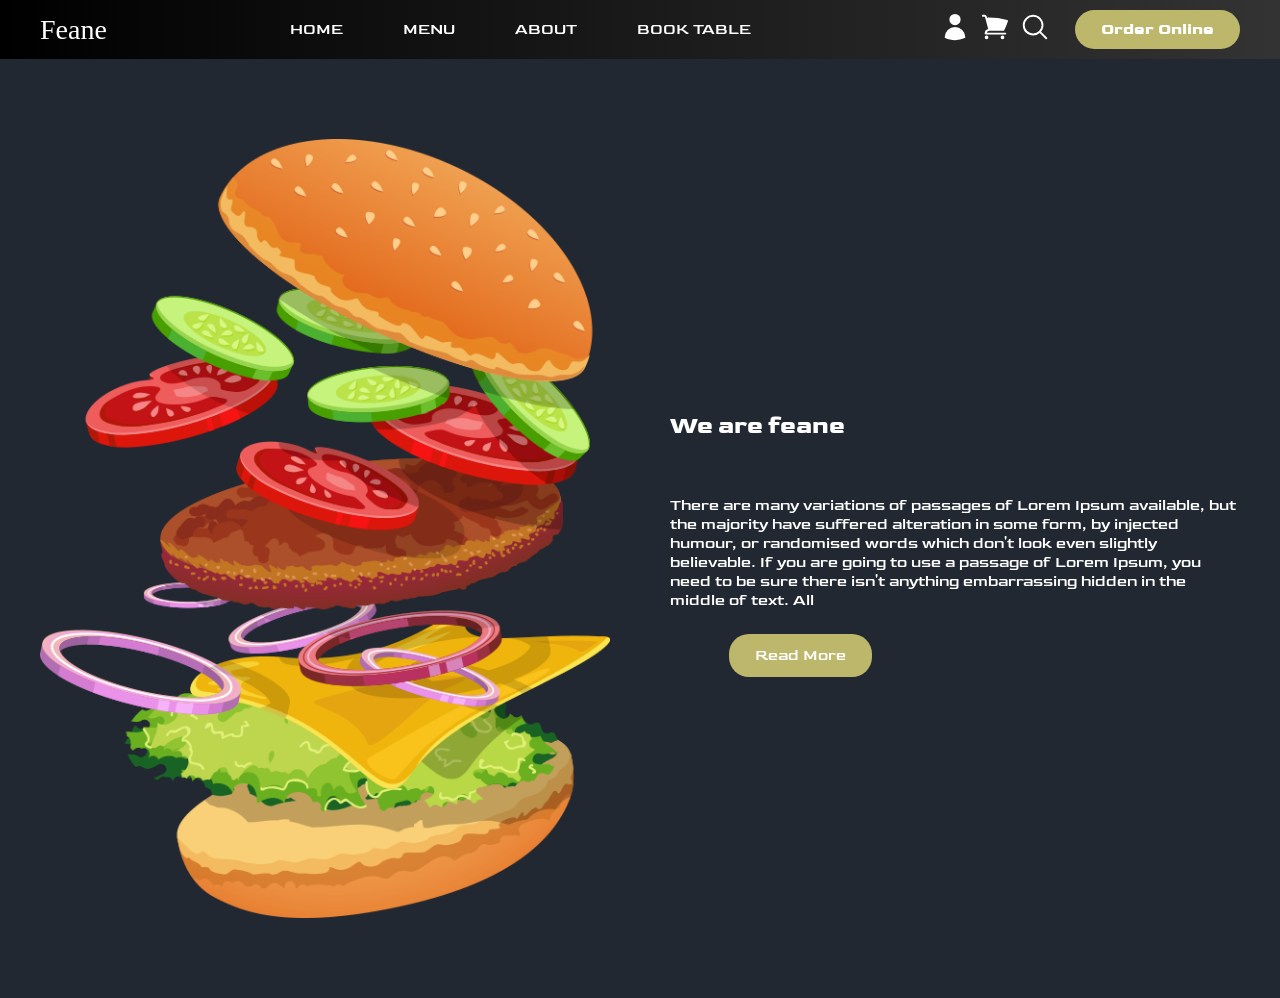
<file: Bai1/about.html>
<!doctype html>
<html lang="en">
  <head>
    <meta charset="UTF-8" />
    <meta name="viewport" content="width=device-width, initial-scale=1.0" />
    <title>Document</title>
    <link rel="stylesheet" href="../assets/about.css" />
    <link
      href="https://fonts.googleapis.com/css2?family=Audiowide&family=Goldman:wght@400;700&display=swap"
      rel="stylesheet"
    />
  </head>
  <body>
    <header class="header">
      <div class="container header__inner">
        <div class="left">
          <a class="header__brand" href="index.html">Feane</a>
        </div>
        <div class="center">
          <nav class="nav">
            <ul class="nav-list">
              <li class="nav-list__item">
                <a class="nav-list__link" href="">HOME</a>
              </li>
              <li class="nav-list__item">
                <a class="nav-list__link" href="">MENU</a>
              </li>
              <li class="nav-list__item">
                <a class="nav-list__link" href="">ABOUT</a>
              </li>
              <li class="nav-list__item">
                <a class="nav-list__link" href="">BOOK TABLE</a>
              </li>
            </ul>
          </nav>
        </div>

        <div class="right">
          <a class="icon__link" href="#">
            <svg
              xmlns="http://www.w3.org/2000/svg"
              viewBox="0 0 24 24"
              fill="currentColor"
              class="size-6"
            >
              <path
                fill-rule="evenodd"
                d="M7.5 6a4.5 4.5 0 1 1 9 0 4.5 4.5 0 0 1-9 0ZM3.751 20.105a8.25 8.25 0 0 1 16.498 0 .75.75 0 0 1-.437.695A18.683 18.683 0 0 1 12 22.5c-2.786 0-5.433-.608-7.812-1.7a.75.75 0 0 1-.437-.695Z"
                clip-rule="evenodd"
              />
            </svg>

            <path
              fill-rule="evenodd"
              d="M7.5 6a4.5 4.5 0 1 1 9 0 4.5 4.5 0 0 1-9 0ZM3.751 20.105a8.25 8.25 0 0 1 16.498 0 .75.75 0 0 1-.437.695A18.683 18.683 0 0 1 12 22.5c-2.786 0-5.433-.608-7.812-1.7a.75.75 0 0 1-.437-.695Z"
              clip-rule="evenodd"
            />
          </a>
          <a class="icon__link" href="#">
            <svg
              xmlns="http://www.w3.org/2000/svg"
              viewBox="0 0 24 24"
              fill="currentColor"
              class="size-6"
            >
              <path
                d="M2.25 2.25a.75.75 0 0 0 0 1.5h1.386c.17 0 .318.114.362.278l2.558 9.592a3.752 3.752 0 0 0-2.806 3.63c0 .414.336.75.75.75h15.75a.75.75 0 0 0 0-1.5H5.378A2.25 2.25 0 0 1 7.5 15h11.218a.75.75 0 0 0 .674-.421 60.358 60.358 0 0 0 2.96-7.228.75.75 0 0 0-.525-.965A60.864 60.864 0 0 0 5.68 4.509l-.232-.867A1.875 1.875 0 0 0 3.636 2.25H2.25ZM3.75 20.25a1.5 1.5 0 1 1 3 0 1.5 1.5 0 0 1-3 0ZM16.5 20.25a1.5 1.5 0 1 1 3 0 1.5 1.5 0 0 1-3 0Z"
              />
            </svg>

            <path
              d="M2.25 2.25a.75.75 0 0 0 0 1.5h1.386c.17 0 .318.114.362.278l2.558 9.592a3.752 3.752 0 0 0-2.806 3.63c0 .414.336.75.75.75h15.75a.75.75 0 0 0 0-1.5H5.378A2.25 2.25 0 0 1 7.5 15h11.218a.75.75 0 0 0 .674-.421 60.358 60.358 0 0 0 2.96-7.228.75.75 0 0 0-.525-.965A60.864 60.864 0 0 0 5.68 4.509l-.232-.867A1.875 1.875 0 0 0 3.636 2.25H2.25ZM3.75 20.25a1.5 1.5 0 1 1 3 0 1.5 1.5 0 0 1-3 0ZM16.5 20.25a1.5 1.5 0 1 1 3 0 1.5 1.5 0 0 1-3 0Z"
            />
          </a>
          <a class="icon__link" href="#">
            <svg
              xmlns="http://www.w3.org/2000/svg"
              viewBox="0 0 24 24"
              fill="currentColor"
              class="size-6"
            >
              <path
                fill-rule="evenodd"
                d="M10.5 3.75a6.75 6.75 0 1 0 0 13.5 6.75 6.75 0 0 0 0-13.5ZM2.25 10.5a8.25 8.25 0 1 1 14.59 5.28l4.69 4.69a.75.75 0 1 1-1.06 1.06l-4.69-4.69A8.25 8.25 0 0 1 2.25 10.5Z"
                clip-rule="evenodd"
              />
            </svg>

            <path
              fill-rule="evenodd"
              d="M10.5 3.75a6.75 6.75 0 1 0 0 13.5 6.75 6.75 0 0 0 0-13.5ZM2.25 10.5a8.25 8.25 0 1 1 14.59 5.28l4.69 4.69a.75.75 0 1 1-1.06 1.06l-4.69-4.69A8.25 8.25 0 0 1 2.25 10.5Z"
              clip-rule="evenodd"
            />
          </a>
          <a class="btn btn__primary" href="#">Order Online</a>
        </div>
      </div>
    </header>
    <main>
      <section class="about">
        <div class="container about__inner">
          <div class="about__image">
            <img src="../assets/Images/about-img.png" alt="." />
          </div>
          <div class="about__text">
            <h2 class="about__title">We are feane</h2>
            <p class="about__content">
              There are many variations of passages of Lorem Ipsum available,
              but the majority have suffered alteration in some form, by
              injected humour, or randomised words which don't look even
              slightly believable. If you are going to use a passage of Lorem
              Ipsum, you need to be sure there isn't anything embarrassing
              hidden in the middle of text. All
            </p>
            <div class="btn"><a href="#" class="btn__read">Read More</a></div>
          </div>
        </div>
      </section>
    </main>
  </body>
</html>
</file>
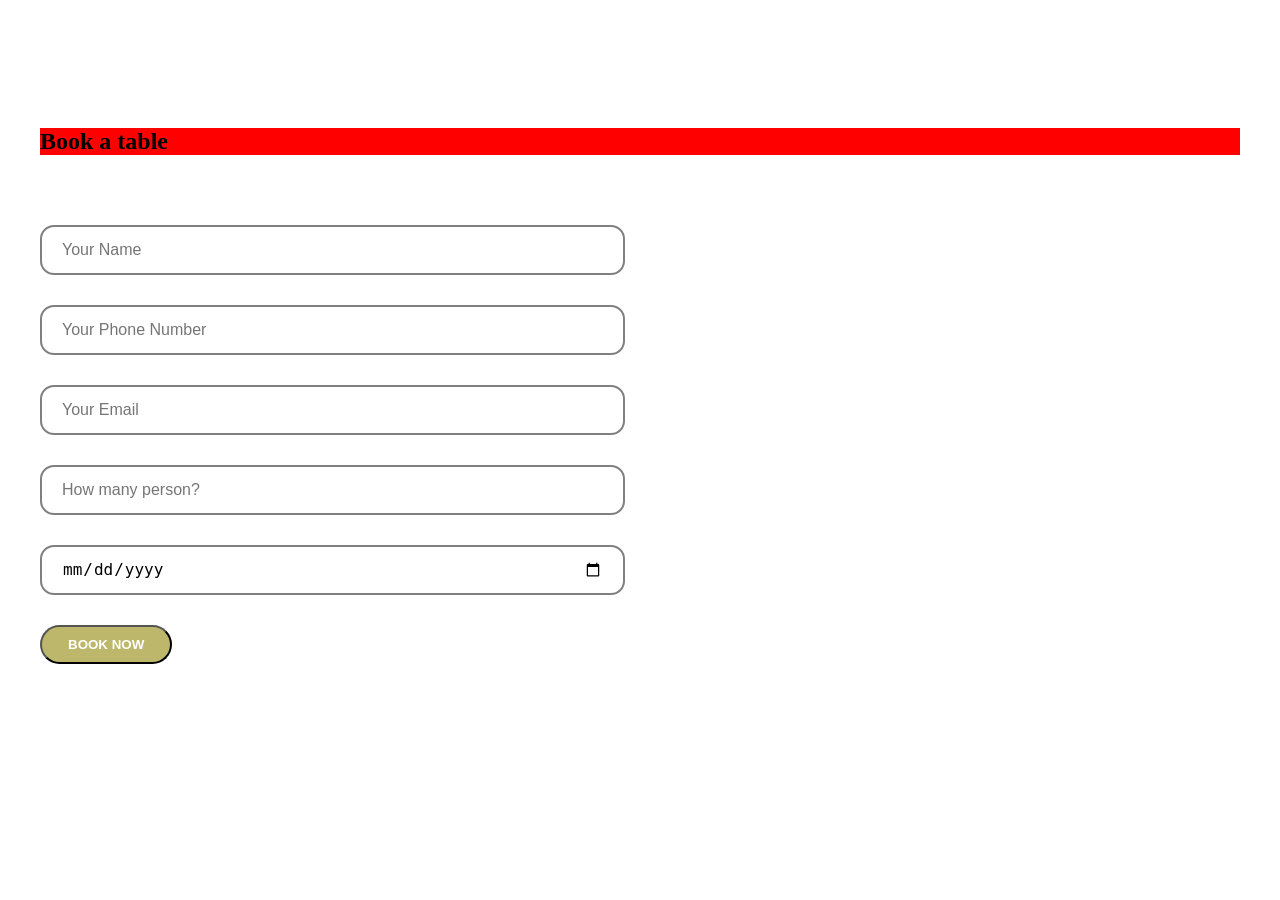
<file: Bai1/contact.html>
<!doctype html>
<html lang="en">
  <head>
    <meta charset="UTF-8" />
    <meta name="viewport" content="width=device-width, initial-scale=1.0" />
    <title>Document</title>
    <link rel="stylesheet" href="../assets/contact.css" />
  </head>
  <body>
    <header></header>
    <main>
      <section class="contact">
        <div class="container contact__inner">
          <h2>Book a table</h2>
          <form class="contact__form" action="">
            <input type="text" name="customer-name" placeholder="Your Name" />
            <input
              type="tel"
              name="customer-tel"
              placeholder="Your Phone Number"
            />
            <input
              type="email"
              name="customer-email"
              placeholder="Your Email"
            />
            <input
              type="number"
              name="customer-number"
              placeholder="How many person?"
              min="1"
              max="100"
              step="1"
            />
            <input type="date" name="book-date" />
            <button type="submit" class="btn btn__primary contact__form-btn">
              BOOK NOW
            </button>
          </form>
          <div class="contact__map">
            <iframe
              src="https://www.google.com/maps/embed?pb=!1m18!1m12!1m3!1d3918.442726556137!2d106.62322047480612!3d10.85389238929962!2m3!1f0!2f0!3f0!3m2!1i1024!2i768!4f13.1!3m3!1m2!1s0x31752b6c59ba4c97%3A0x535e784068f1558b!2zVHLGsOG7nW5nIENhbyDEkeG6s25nIEZQVCBQb2x5dGVjaG5pYw!5e0!3m2!1svi!2s!4v1770435341241!5m2!1svi!2s"
              style="border: 0"
              allowfullscreen=""
              loading="lazy"
              referrerpolicy="no-referrer-when-downgrade"
            ></iframe>
          </div>
        </div>
      </section>
    </main>
    <footer></footer>
  </body>
</html>
</file>
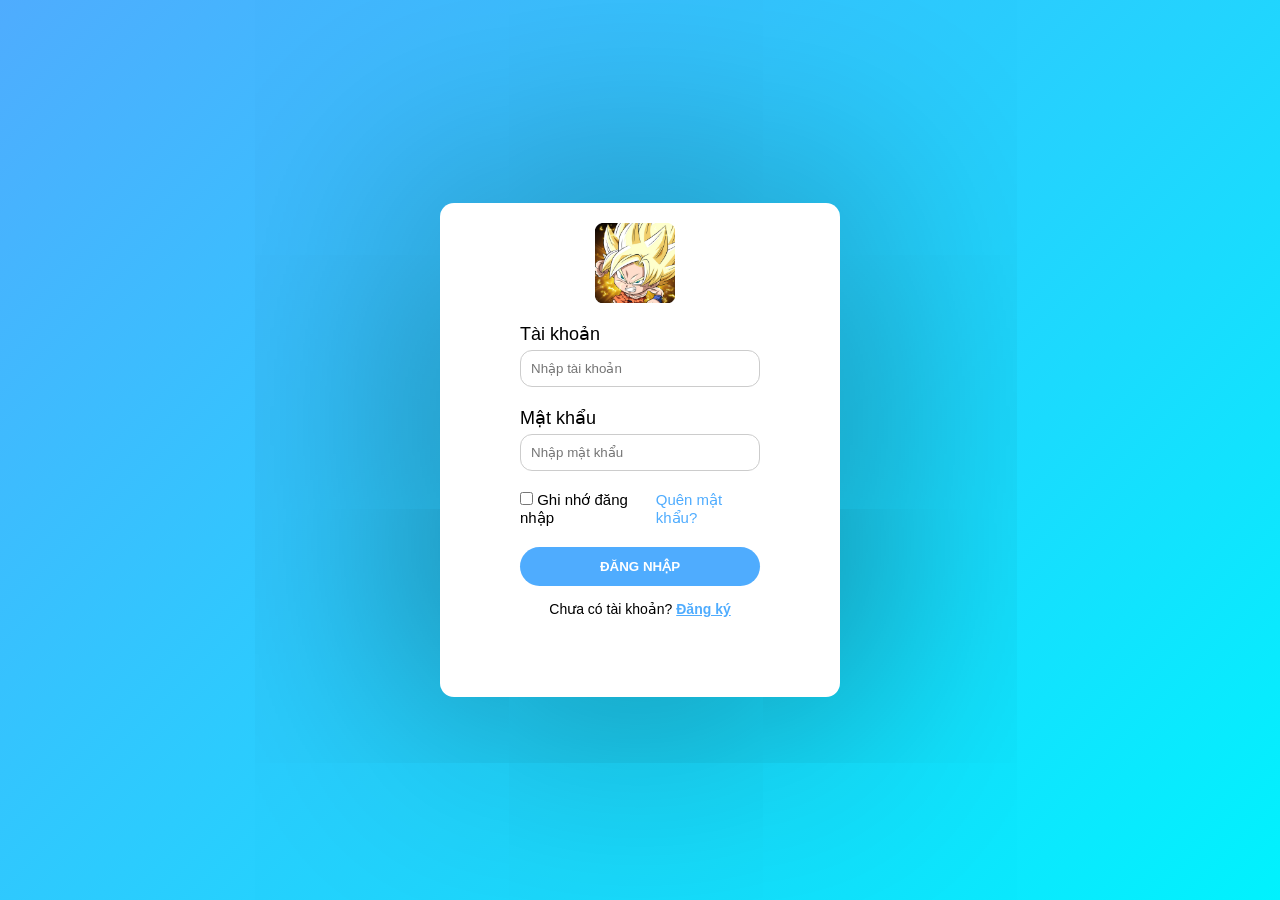
<file: Bai1/login.html>
<!DOCTYPE html>
<html lang="en">
<head>
    <meta charset="UTF-8">
    <meta name="viewport" content="width=device-width, initial-scale=1.0">
    <title>Login</title>
    <link rel="stylesheet" href="../assets/login.css">
</head>
<body>
   <div class="container">
    <div class="form-box">
        <img src="../assets/Images/ft97-logo.png" class="box-img">
        <form action="">
            <div class="input-gr">
                <label>Tài khoản</label>
                <input type="account" placeholder="Nhập tài khoản">
            </div>
            <div class="input-gr">
                <label>Mật khẩu</label>
                <input type="password" placeholder="Nhập mật khẩu">
            </div>
            <div class="opt">
                <label>
                    <input type="checkbox"> Ghi nhớ đăng nhập
                </label>
                <a href="#">Quên mật khẩu?</a>
            </div>
            <button type="submit"><a href="../Bai1/demo.html" class="btn">ĐĂNG NHẬP</a></button>
            <p class="switch">
                Chưa có tài khoản?
                <a href="#">Đăng ký</a>
            </p>
        </form>
    </div>
   </div>
</body>
</html>
</file>
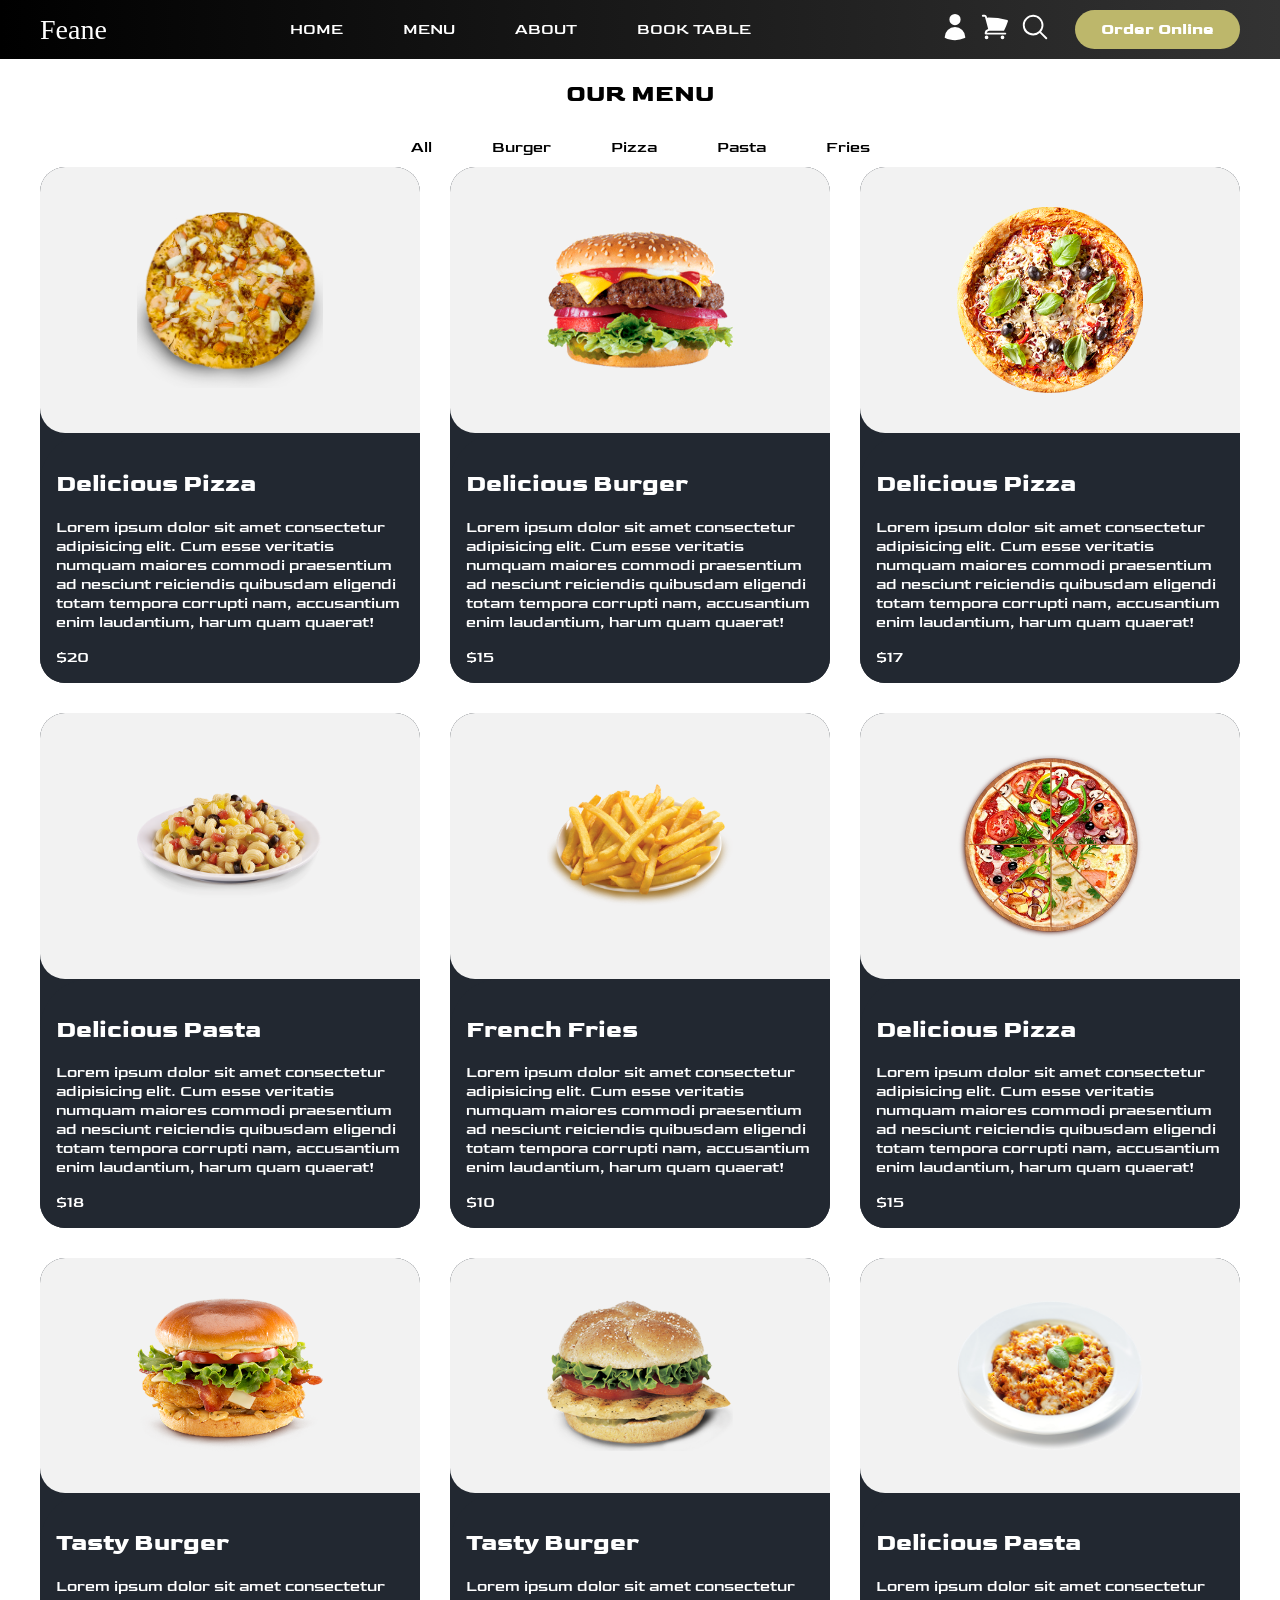
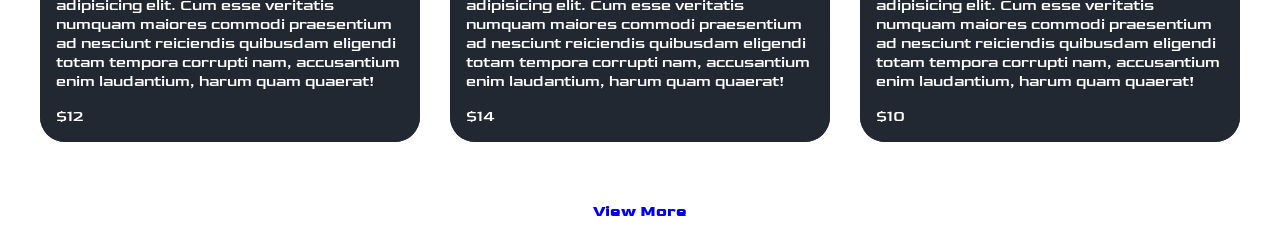
<file: Bai1/menu.html>
<!DOCTYPE html>
<html lang="en">
<head>
    <meta charset="UTF-8">
    <meta name="viewport" content="width=device-width, initial-scale=1.0">
    <title>Document</title>
    <link rel="stylesheet" href="../assets/demo.css">
    <link
      href="https://fonts.googleapis.com/css2?family=Audiowide&family=Goldman:wght@400;700&display=swap"
      rel="stylesheet"
    />
</head>
<body>
     <header class="header">
      <div class="container header__inner">
        <div class="left">
          <a class="header__brand" href="index.html">Feane</a>
        </div>
        <div class="center">
          <nav class="nav">
            <ul class="nav-list">
              <li class="nav-list__item">
                <a class="nav-list__link" href="">HOME</a>
              </li>
              <li class="nav-list__item">
                <a class="nav-list__link" href="">MENU</a>
              </li>
              <li class="nav-list__item">
                <a class="nav-list__link" href="">ABOUT</a>
              </li>
              <li class="nav-list__item">
                <a class="nav-list__link" href="">BOOK TABLE</a>
              </li>
            </ul>
          </nav>
        </div>

        <div class="right">
          <a class="icon__link" href="#">
            <svg
              xmlns="http://www.w3.org/2000/svg"
              viewBox="0 0 24 24"
              fill="currentColor"
              class="size-6"
            >
              <path
                fill-rule="evenodd"
                d="M7.5 6a4.5 4.5 0 1 1 9 0 4.5 4.5 0 0 1-9 0ZM3.751 20.105a8.25 8.25 0 0 1 16.498 0 .75.75 0 0 1-.437.695A18.683 18.683 0 0 1 12 22.5c-2.786 0-5.433-.608-7.812-1.7a.75.75 0 0 1-.437-.695Z"
                clip-rule="evenodd"
              />
            </svg>

            <path
              fill-rule="evenodd"
              d="M7.5 6a4.5 4.5 0 1 1 9 0 4.5 4.5 0 0 1-9 0ZM3.751 20.105a8.25 8.25 0 0 1 16.498 0 .75.75 0 0 1-.437.695A18.683 18.683 0 0 1 12 22.5c-2.786 0-5.433-.608-7.812-1.7a.75.75 0 0 1-.437-.695Z"
              clip-rule="evenodd"
            />
          </a>
          <a class="icon__link" href="#">
            <svg
              xmlns="http://www.w3.org/2000/svg"
              viewBox="0 0 24 24"
              fill="currentColor"
              class="size-6"
            >
              <path
                d="M2.25 2.25a.75.75 0 0 0 0 1.5h1.386c.17 0 .318.114.362.278l2.558 9.592a3.752 3.752 0 0 0-2.806 3.63c0 .414.336.75.75.75h15.75a.75.75 0 0 0 0-1.5H5.378A2.25 2.25 0 0 1 7.5 15h11.218a.75.75 0 0 0 .674-.421 60.358 60.358 0 0 0 2.96-7.228.75.75 0 0 0-.525-.965A60.864 60.864 0 0 0 5.68 4.509l-.232-.867A1.875 1.875 0 0 0 3.636 2.25H2.25ZM3.75 20.25a1.5 1.5 0 1 1 3 0 1.5 1.5 0 0 1-3 0ZM16.5 20.25a1.5 1.5 0 1 1 3 0 1.5 1.5 0 0 1-3 0Z"
              />
            </svg>

            <path
              d="M2.25 2.25a.75.75 0 0 0 0 1.5h1.386c.17 0 .318.114.362.278l2.558 9.592a3.752 3.752 0 0 0-2.806 3.63c0 .414.336.75.75.75h15.75a.75.75 0 0 0 0-1.5H5.378A2.25 2.25 0 0 1 7.5 15h11.218a.75.75 0 0 0 .674-.421 60.358 60.358 0 0 0 2.96-7.228.75.75 0 0 0-.525-.965A60.864 60.864 0 0 0 5.68 4.509l-.232-.867A1.875 1.875 0 0 0 3.636 2.25H2.25ZM3.75 20.25a1.5 1.5 0 1 1 3 0 1.5 1.5 0 0 1-3 0ZM16.5 20.25a1.5 1.5 0 1 1 3 0 1.5 1.5 0 0 1-3 0Z"
            />
          </a>
          <a class="icon__link" href="#">
            <svg
              xmlns="http://www.w3.org/2000/svg"
              viewBox="0 0 24 24"
              fill="currentColor"
              class="size-6"
            >
              <path
                fill-rule="evenodd"
                d="M10.5 3.75a6.75 6.75 0 1 0 0 13.5 6.75 6.75 0 0 0 0-13.5ZM2.25 10.5a8.25 8.25 0 1 1 14.59 5.28l4.69 4.69a.75.75 0 1 1-1.06 1.06l-4.69-4.69A8.25 8.25 0 0 1 2.25 10.5Z"
                clip-rule="evenodd"
              />
            </svg>

            <path
              fill-rule="evenodd"
              d="M10.5 3.75a6.75 6.75 0 1 0 0 13.5 6.75 6.75 0 0 0 0-13.5ZM2.25 10.5a8.25 8.25 0 1 1 14.59 5.28l4.69 4.69a.75.75 0 1 1-1.06 1.06l-4.69-4.69A8.25 8.25 0 0 1 2.25 10.5Z"
              clip-rule="evenodd"
            />
          </a>
          <a class="btn btn__primary" href="#">Order Online</a>
        </div>
      </div>
    </header>
    <main>
        <section class="category">
        <h2 class="category__title">OUR MENU</h2>
      </section>
      <section class="nav-list-2">
        <nav>
          <ul class="nav-list-2">
            <li class="nav-list__item">
              <a class="nav-list__link-2" href="">All</a>
            </li>
            <li class="nav-list__item">
              <a class="nav-list__link-2" href="">Burger</a>
            </li>
            <li class="nav-list__item">
              <a class="nav-list__link-2" href="">Pizza</a>
            </li>
            <li class="nav-list__item">
              <a class="nav-list__link-2" href="">Pasta</a>
            </li>
            <li class="nav-list__item">
              <a class="nav-list__link-2" href="">Fries</a>
            </li>
          </ul>
        </nav>
      </section>
      <section class="product__section">
        <div class="product__list">
          <div class="product__card">
            <div class="product__image">
              <img src="../assets/Images/f1.png" alt="Delicious Pizza" />
            </div>
            <div class="product__content">
              <h2 class="product__name">Delicious Pizza</h2>
              <p>
                Lorem ipsum dolor sit amet consectetur adipisicing elit. Cum
                esse veritatis numquam maiores commodi praesentium ad nesciunt
                reiciendis quibusdam eligendi totam tempora corrupti nam,
                accusantium enim laudantium, harum quam quaerat!
              </p>
              <span class="product__price">$20</span>
            </div>
          </div>
          <div class="product__card">
            <div class="product__image">
              <img src="../assets/Images/f2.png" alt="Delicious Burger" />
            </div>
            <div class="product__content">
              <h2 class="product__name">Delicious Burger</h2>
              <p>
                Lorem ipsum dolor sit amet consectetur adipisicing elit. Cum
                esse veritatis numquam maiores commodi praesentium ad nesciunt
                reiciendis quibusdam eligendi totam tempora corrupti nam,
                accusantium enim laudantium, harum quam quaerat!
              </p>
              <span class="product__price">$15</span>
            </div>
          </div>
          <div class="product__card">
            <div class="product__image">
              <img src="../assets/Images/f3.png" alt="Delicious Pizza" />
            </div>
            <div class="product__content">
              <h2 class="product__name">Delicious Pizza</h2>
              <p>
                Lorem ipsum dolor sit amet consectetur adipisicing elit. Cum
                esse veritatis numquam maiores commodi praesentium ad nesciunt
                reiciendis quibusdam eligendi totam tempora corrupti nam,
                accusantium enim laudantium, harum quam quaerat!
              </p>
              <span class="product__price">$17</span>
            </div>
          </div>
          <div class="product__card">
            <div class="product__image">
              <img src="../assets/Images/f4.png" alt="Delicious Paste" />
            </div>
            <div class="product__content">
              <h2 class="product__name">Delicious Pasta</h2>
              <p>
                Lorem ipsum dolor sit amet consectetur adipisicing elit. Cum
                esse veritatis numquam maiores commodi praesentium ad nesciunt
                reiciendis quibusdam eligendi totam tempora corrupti nam,
                accusantium enim laudantium, harum quam quaerat!
              </p>
              <span class="product__price">$18</span>
            </div>
          </div>
          <div class="product__card">
            <div class="product__image">
              <img src="../assets/Images/f5.png" alt="French Fries" />
            </div>
            <div class="product__content">
              <h2 class="product__name">French Fries</h2>
              <p>
                Lorem ipsum dolor sit amet consectetur adipisicing elit. Cum
                esse veritatis numquam maiores commodi praesentium ad nesciunt
                reiciendis quibusdam eligendi totam tempora corrupti nam,
                accusantium enim laudantium, harum quam quaerat!
              </p>
              <span class="product__price">$10</span>
            </div>
          </div>
          <div class="product__card">
            <div class="product__image">
              <img src="../assets/Images/f6.png" alt="Delicious Pizza" />
            </div>
            <div class="product__content">
              <h2 class="product__name">Delicious Pizza</h2>
              <p>
                Lorem ipsum dolor sit amet consectetur adipisicing elit. Cum
                esse veritatis numquam maiores commodi praesentium ad nesciunt
                reiciendis quibusdam eligendi totam tempora corrupti nam,
                accusantium enim laudantium, harum quam quaerat!
              </p>
              <span class="product__price">$15</span>
            </div>
          </div>
          <div class="product__card">
            <div class="product__image">
              <img src="../assets/Images/f7.png" alt="Tasty Burger" />
            </div>
            <div class="product__content">
              <h2 class="product__name">Tasty Burger</h2>
              <p>
                Lorem ipsum dolor sit amet consectetur adipisicing elit. Cum
                esse veritatis numquam maiores commodi praesentium ad nesciunt
                reiciendis quibusdam eligendi totam tempora corrupti nam,
                accusantium enim laudantium, harum quam quaerat!
              </p>
              <span class="product__price">$12</span>
            </div>
          </div>
          <div class="product__card">
            <div class="product__image">
              <img src="../assets/Images/f8.png" alt="Tasty Burger" />
            </div>
            <div class="product__content">
              <h2 class="product__name">Tasty Burger</h2>
              <p>
                Lorem ipsum dolor sit amet consectetur adipisicing elit. Cum
                esse veritatis numquam maiores commodi praesentium ad nesciunt
                reiciendis quibusdam eligendi totam tempora corrupti nam,
                accusantium enim laudantium, harum quam quaerat!
              </p>
              <span class="product__price">$14</span>
            </div>
          </div>
          <div class="product__card">
            <div class="product__image">
              <img src="../assets/Images/f9.png" alt="Delicious Pasta" />
            </div>
            <div class="product__content">
              <h2 class="product__name">Delicious Pasta</h2>
              <p>
                Lorem ipsum dolor sit amet consectetur adipisicing elit. Cum
                esse veritatis numquam maiores commodi praesentium ad nesciunt
                reiciendis quibusdam eligendi totam tempora corrupti nam,
                accusantium enim laudantium, harum quam quaerat!
              </p>
              <span class="product__price">$10</span>
            </div>
          </div>
        </div>
        <div class="btn"><a href="#">View More</a></div>
      </section>
    </main>
</body>
</html>
</file>
<file: assets/about.css>
* {
  box-sizing: border-box;
}

html,
body {
  padding: 0;
  margin: 0;
  font-family: "Goldman", sans-serif;
  font-weight: 400;
  font-style: normal;
  font-optical-sizing: auto;
  font-style: normal;
}

a {
  text-decoration: none;
}
img {
  display: block;
  max-width: 100%;
}
ul,
li {
  margin: 0;
  padding: 0;
  list-style: none;
}
.container {
  max-width: 1200px;
  margin: 0 auto;
}
.nav-list {
  display: flex;
  gap: 20px;
  align-items: center;
}
.nav-list__link {
  color: #fff;
  border-radius: 15px;
  padding: 20px;
  display: flex;
  position: relative;
  white-space: nowrap;
}
.nav-list__link:hover {
  color: plum;
}
.nav-list-2 {
  display: flex;
  gap: 20px;
  align-items: center;
  justify-content: center;
}
.nav-list__link-2 {
  border-radius: 15px;
  padding: 10px 20px;
  cursor: pointer;
  transition:
    background 0.2s ease,
    color 0.2s ease;
  background: transparent;
  color: black;
  display: flex;
  position: relative;
  white-space: nowrap;
}
.nav-list__link-2:active {
  background: black;
  color: #fff;
}
.header {
  background: linear-gradient(90deg, #000, #333);
}
.header__brand {
  color: white;
  font-size: 28px;
  font-family: cursive;
}
.header__inner {
  display: flex;
  align-items: center;
  justify-content: space-between;
}

.center {
  /* flex: 1; */
  display: flex;
  justify-content: center;
}
.right {
  display: flex;
  /* flex: 1; */
  align-items: center;
  justify-content: flex-end;
  /* gap: 10px; */
}
.icon__link {
  color: #fff;
  width: 30px;
  margin: 5px;
}
.icon__link:hover {
  color: plum;
}
.btn__primary {
  display: flex;
  background: darkkhaki;
  justify-content: center;
  align-items: center;
  padding: 10px 26px;
  font-weight: 600;
  white-space: nowrap;
  color: #fff;
  border-radius: 30px;
  margin-left: 20px;
}
.btn__primary:hover {
  background: #ffbe33;
}
.btn {
  text-align: center;
}
.btn__view {
  background: darkkhaki;
  border-radius: 20px;
  padding: 10px 35px;
  color: #fff;
  white-space: nowrap;
}
.btn__view:hover {
  background: #ffbe33;
}
#banner {
  position: relative;
  height: 100vh;
  overflow: hidden;
  background-image: url("./Images/hero-bg.jpg");
  background-position: center;
  background-repeat: no-repeat;
  background-size: cover;
}

.banner__content {
  position: absolute;
  color: #fff;
}
.banner__content p {
  left: -1px;
}
.banner__title {
  font-size: 48px;
  line-height: 1.2;
  letter-spacing: 1;
  margin-bottom: 220px;
  white-space: nowrap;
}
.banner__content h2,
.banner__title p {
  display: block;
}
.discount__inner {
  display: flex;
  justify-content: center;
  gap: 5px;
}
.discount__card {
  color: #fff;
  display: flex;
  align-items: center;
  gap: 10px;
  width: 800px;
  padding: 30px;
  margin: 50px 10px;
  border-radius: 5px;
  background: linear-gradient(90deg, #000, #333);
}
.discount__card__img {
  width: 200px;
  height: 200px;
  border: 5px solid #ffbe33;
  border-radius: 100%;
  overflow: hidden;
}
.discount__card__img img {
  width: 100%;
  height: 100%;
  object-fit: cover;
  transition: transform 0.4s ease;
}
.discount__card__img:hover img {
  transform: scale(1.1);
}
.discount__btn {
  background: darkkhaki;
  border-radius: 20px;
  padding: 10px 25px;
  color: #fff;
  white-space: nowrap;
}
.discount__btn:hover {
  background: #ffbe33;
}
.title {
  font-size: 30px;
  margin-bottom: -10px;
}
.sale {
  font-size: 40px;
}
.category {
  display: flex;
  text-align: center;
  justify-content: center;
}
.product__section {
  max-width: 1200px;
  margin: auto;
}
.product__list {
  display: grid;
  grid-template-columns: repeat(3, 1fr);
  gap: 30px;
  margin-bottom: 50px;
}
.product__card {
  display: flex;
  flex-direction: column;
  border-width: 0;
  border-radius: 16px;
  overflow: hidden;
  background: #fff;
  transition: 0.2 ease;
}
.product__image {
  height: 100%;
  background: #f2f2f2;
  display: flex;
  align-items: center;
  justify-content: center;
  overflow: hidden;
}
.product__image img {
  width: 70%;
  height: auto;
  padding: 40px;
  display: flex;
  object-fit: contain;
  transition: transform 0.3s ease;
}
.product__image:hover img {
  transform: scale(1.1);
}
.product__content {
  height: auto;
  background: #222831;
  border-top-left-radius: 50px;
  color: #fff;
  padding: 16px;
}
.about {
  background: #222831;
  padding: 80px 0;
}
.about__inner {
  display: flex;
  align-items: center;
  gap: 60px;
}
.about__image {
  flex: 1;
  display: flex;
  justify-content: center;
}
.about__text {
  display: flex;
  flex-direction: column;
  flex: 1;
  gap: 20px;
  color: #fff;
}
.btn__read {
  background: darkkhaki;
  border-radius: 20px;
  color: #fff;
  padding: 12px 26px;
  margin-left: -310px;
}
.btn__read:hover {
  background: #ffbe33;
}
</file>
<file: assets/contact.css>
* {
  box-sizing: border-box;
}
.container {
  max-width: 1200px;
  margin: 0 auto;
}
.contact__inner {
  display: grid;
  grid-template-columns: repeat(2, 1fr);
  padding: 100px 0;
  column-gap: 30px;
  row-gap: 50px;
}
.contact__inner > h2 {
  background-color: red;
  grid-column: 2 span;
}
.contact__form {
  display: flex;
  flex-direction: column;
  gap: 30px;
}
.contact__form > input {
  height: 50px;
  padding: 10px 20px;
  font-size: 16px;
  outline: none;
  border-radius: 14px;
  border: 2px solid gray;
}
.contact__form > input:focus {
  border-color: #ffbb33;
}
.btn {
  display: flex;
  justify-content: center;
  align-items: center;
  padding: 10px 26px;
  font-weight: 600;
  white-space: nowrap;
  border-radius: 30px;
}
.btn__primary {
  background: darkkhaki;
  color: #fff;
}
.btn__primary:hover {
  background: #ffbe33;
}
.contact__form-btn {
  align-self: flex-start;
  cursor: pointer;
  outline: none;
}
.contact__map {
  /* background-color: blue; */
  border-radius: 20px;
}
.contact__map > iframe {
  width: 100%;
  height: 80%;
  border-radius: 20px;
}
</file>
<file: assets/login.css>
* {
    box-sizing: border-box;
    margin: 0;
    padding: 0;
    font-family: Arial, Helvetica, sans-serif;
}
body {
    height: 100vh;
    background: linear-gradient(135deg, #4facfe, #00f2fe);
    display: flex;
    justify-content: center;
    align-items: center;
}
.container {
    width: 100%;
    max-width: 400px;
}
.form-box {
    background: #fff;
    padding: 80px;
    border-radius: 14px;
    box-shadow: 0 10px 250px rgba(0, 0, 0, 0.5);
}
.form-box h2 {
    text-align: center;
    margin-bottom: 50px;
}
.input-gr {
    margin-bottom:20px;
}
.input-gr label {
    display: block;
    margin-bottom: 5px;
    font-size: 18px;
}
.input-gr input {
    width: 100%;
    padding: 10px;
    border: 1px solid #ccc;
    border-radius: 12px;
}
.opt {
    display: flex;
    justify-content: space-between;
    font-size: 15px;
    margin-bottom: 20px;
}
.opt a {
    text-decoration: none;
    color: #4facfe;
}
button {
    width: 100%;
    padding: 12px;
    background: #4facfe;
    color: white;
    font-weight: 700;
    border: none;
    border-radius: 20px;
    cursor: pointer;
}
button:hover {
    background: #3a8dde;
}
.switch {
    text-align: center;
    margin-top: 15px;
    font-size: 14px;
}
.switch a {
    color: #4facfe;
    font-weight: bold;
}
.btn {
    color: #fff;
    text-decoration: none;
}
.box-img { 
    display: flex;
    justify-content: center;
    align-items: center;
    flex-direction: column;
    width: 120px;
    padding: 20px;
    margin-left: 55px;
    margin-top: -80px;
}
</file>
<file: assets/demo.css>
* {
  box-sizing: border-box;
}

html,
body {
  padding: 0;
  margin: 0;
  font-family: "Goldman", sans-serif;
  font-weight: 400;
  font-style: normal;
  font-optical-sizing: auto;
  font-style: normal;
}

a {
  text-decoration: none;
}
img {
  display: block;
  max-width: 100%;
}
ul,
li {
  margin: 0;
  padding: 0;
  list-style: none;
}
.container {
  max-width: 1200px;
  margin: 0 auto;
}
.nav-list {
  display: flex;
  gap: 20px;
  align-items: center;
}
.nav-list__link {
  color: #fff;
  border-radius: 15px;
  padding: 20px;
  display: flex;
  position: relative;
  white-space: nowrap;
}
.nav-list__link:hover {
  color: plum;
}
.nav-list-2 {
  display: flex;
  gap: 20px;
  align-items: center;
  justify-content: center;
}
.nav-list__link-2 {
  border-radius: 15px;
  padding: 10px 20px;
  cursor: pointer;
  transition:
    background 0.2s ease,
    color 0.2s ease;
  background: transparent;
  color: black;
  display: flex;
  position: relative;
  white-space: nowrap;
  color: #000;
}

/* .swiper {
  width: 100%;
  height: 100%;
} */
/* .banner__swiper-slide {
  color: #fff;
} */
.nav-list__link-2:hover {
  background-color: aqua;
}
.nav-list__link-2-active {
  background-color: #333;
  color: #000;
  border-radius: 999px;
}
.header {
  background: linear-gradient(90deg, #000, #333);
}
.header__brand {
  color: white;
  font-size: 28px;
  font-family: cursive;
}
.header__inner {
  display: flex;
  align-items: center;
  justify-content: space-between;
}

.center {
  /* flex: 1; */
  display: flex;
  justify-content: center;
}
.right {
  display: flex;
  /* flex: 1; */
  align-items: center;
  justify-content: flex-end;
  /* gap: 10px; */
}
.icon__link {
  color: #fff;
  width: 30px;
  margin: 5px;
}
.icon__link:hover {
  color: plum;
}
.btn__primary {
  display: flex;
  background: darkkhaki;
  justify-content: center;
  align-items: center;
  padding: 10px 26px;
  font-weight: 600;
  white-space: nowrap;
  color: #fff;
  border-radius: 30px;
  margin-left: 20px;
}
.btn__primary:hover {
  background: #ffbe33;
}
.btn {
  text-align: center;
}
.btn__view {
  background: darkkhaki;
  border-radius: 20px;
  padding: 10px 35px;
  color: #fff;
  white-space: nowrap;
}
.btn__view:hover {
  background: #ffbe33;
}
#banner {
  position: relative;
  height: 100vh;
  overflow: hidden;
  background-image: url("./Images/hero-bg.jpg");
  background-position: center;
  background-repeat: no-repeat;
  background-size: cover;
}
#banner img {
  width: 100%;
  height: 100%;
  object-fit: cover;
}

.banner__content {
  color: white;
}

/* .swiper-pagination {
  text-align: start !important;
  
}
.swiper-pagination-bullet {
  background-color: #fff !important;
  opacity: 1 !important;
  width: 12px !important ;
  height: 12px !important;
}
.swiper-pagination-bullet-active {
  background-color: #ffbe33 !important;
  width: 16px !important ;
  height: 16px !important;
} */
.discount__inner {
  display: flex;
  justify-content: center;
  gap: 5px;
}
.discount__card {
  color: #fff;
  display: flex;
  align-items: center;
  gap: 10px;
  width: 800px;
  padding: 30px;
  margin: 50px 10px;
  border-radius: 5px;
  background: linear-gradient(90deg, #000, #333);
}
.discount__card__img {
  width: 200px;
  height: 200px;
  border: 5px solid #ffbe33;
  border-radius: 100%;
  overflow: hidden;
}
.discount__card__img img {
  width: 100%;
  height: 100%;
  object-fit: cover;
  transition: transform 0.4s ease;
}
.discount__card__img:hover img {
  transform: scale(1.1);
}
.discount__btn {
  background: darkkhaki;
  border-radius: 20px;
  padding: 10px 25px;
  color: #fff;
  white-space: nowrap;
}
.discount__btn:hover {
  background: #ffbe33;
}
.title {
  font-size: 30px;
  margin-bottom: -10px;
}
.sale {
  font-size: 40px;
}
.category {
  display: flex;
  text-align: center;
  justify-content: center;
}
.product__section {
  max-width: 1200px;
  margin: auto;
}
.product__list {
  display: grid;
  grid-template-columns: repeat(auto-fit, minmax(360px, 1fr));
  gap: 30px;
  margin-bottom: 50px;
}
.product__card {
  display: flex;
  flex-direction: column;
  border-width: 0;
  border-radius: 25px;
  overflow: hidden;
  background: #222831;
  transition: 0.2 ease;
}
.product__image {
  height: 100%;
  background: #f2f2f2;
  border-bottom-left-radius: 25px;
  display: flex;
  align-items: center;
  justify-content: center;
  overflow: hidden;
}
.product__image img {
  width: 70%;
  height: auto;
  padding: 40px;
  display: flex;
  object-fit: contain;
  transition: transform 0.3s ease;
}
.product__image:hover img {
  transform: scale(1.1);
}
.product__content {
  height: auto;
  background: #222831;
  border-top-left-radius: 50px;
  color: #fff;
  padding: 16px;
}
.about {
  background: #222831;
  padding: 80px 0;
  margin: 50px 0;
}
.about__inner {
  display: flex;
  align-items: center;
  gap: 40px;
}
.about__image {
  flex: 1;
  display: flex;
  justify-content: center;
}
.about__text {
  display: flex;
  flex-direction: column;
  flex: 1;
  gap: 20px;
  color: #fff;
}
.btn__read {
  background: darkkhaki;
  border-radius: 20px;
  color: #fff;
  padding: 12px 26px;
  margin-left: -420px;
}
.btn__read:hover {
  background: #ffbe33;
}
* {
  box-sizing: border-box;
}
.container {
  max-width: 1200px;
  margin: 0 auto;
}
.contact__inner {
  display: grid;
  grid-template-columns: repeat(2, 1fr);
  padding: 100px 0;
  column-gap: 30px;
  row-gap: 50px;
}
.contact__inner > h2 {
  /* background-color: red; */
  font-size: 32px;
  grid-column: 2 span;
}
.contact__form {
  display: flex;
  flex-direction: column;
  gap: 30px;
}
.contact__form > input {
  height: 50px;
  padding: 10px 20px;
  font-size: 16px;
  outline: none;
  border-radius: 14px;
  border: 2px solid gray;
}
.contact__form > input:focus {
  border-color: #ffbb33;
}
.btn {
  display: flex;
  justify-content: center;
  align-items: center;
  padding: 10px 26px;
  font-weight: 600;
  white-space: nowrap;
  border-radius: 30px;
}
.btn__primary {
  background: darkkhaki;
  color: #fff;
}
.btn__primary:hover {
  background: #ffbe33;
}
.contact__form-btn {
  align-self: flex-start;
  cursor: pointer;
  outline: none;
}
.contact__map {
  /* background-color: blue; */
  border-radius: 20px;
}
.contact__map > iframe {
  width: 100%;
  height: 80%;
  border-radius: 20px;
}
</file>
